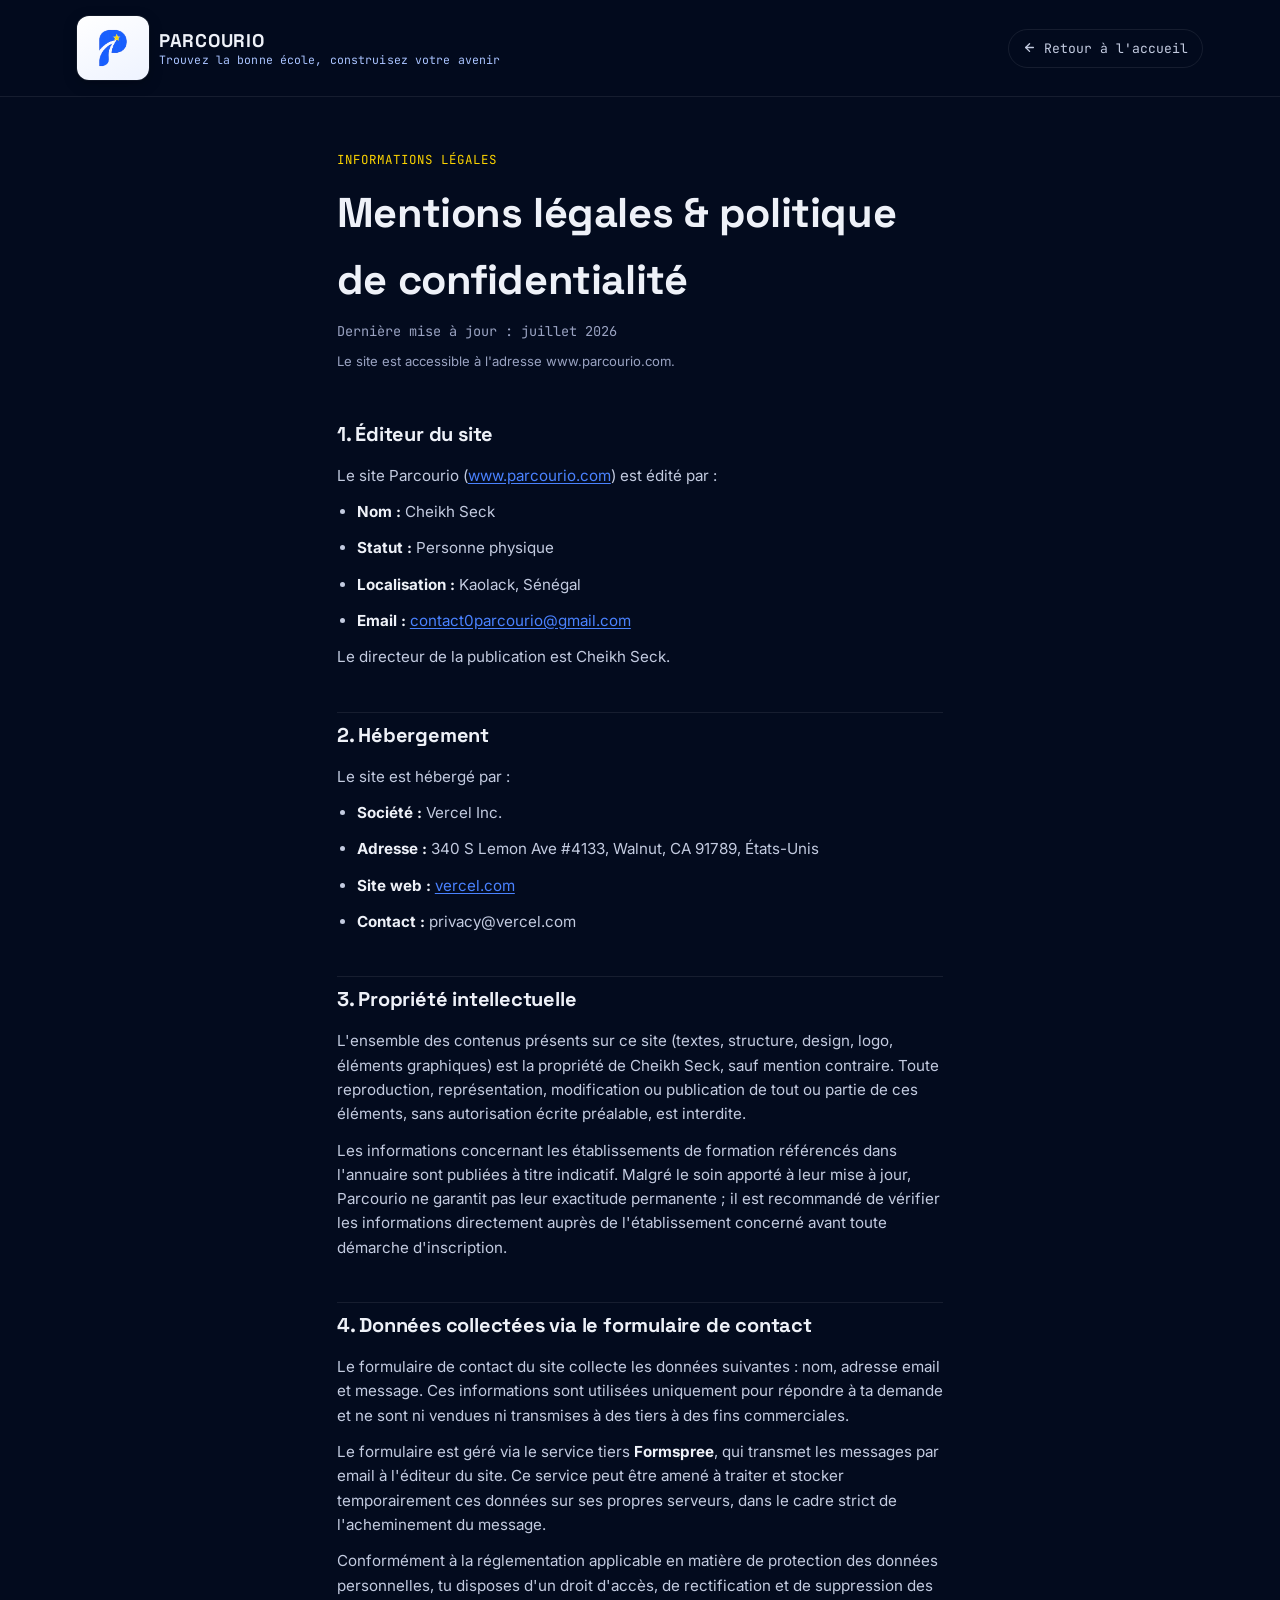
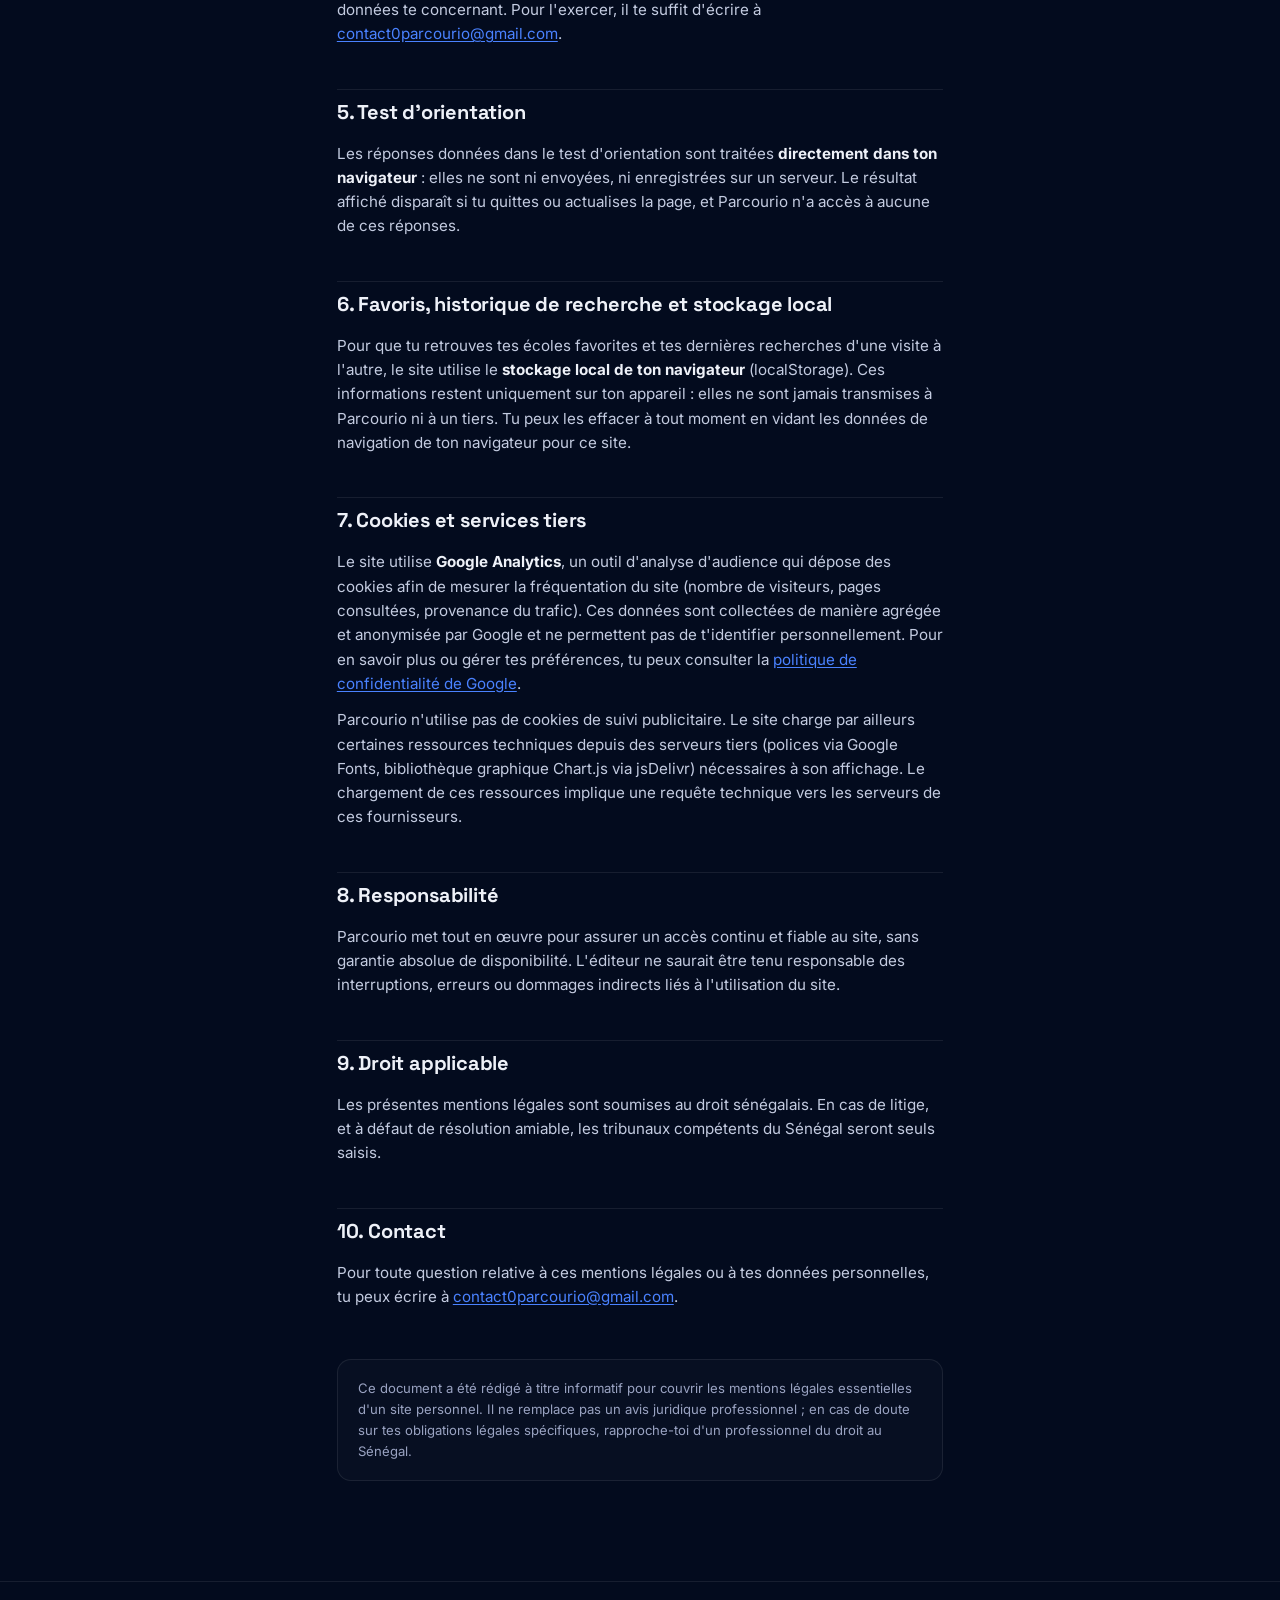
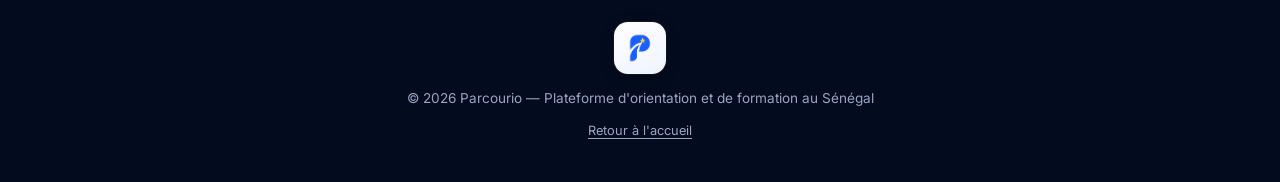
<file: mentions-legales.html>
<!DOCTYPE html>
<html lang="fr">
<head>
<meta charset="UTF-8" />
<meta name="viewport" content="width=device-width, initial-scale=1.0" />
<title>Mentions légales & confidentialité | Parcourio</title>
<meta name="description" content="Mentions légales, identité de l'éditeur, hébergement et politique de confidentialité du site Parcourio." />
<meta name="robots" content="noindex, follow" />

<!-- Google tag (gtag.js) -->
<script async src="https://www.googletagmanager.com/gtag/js?id=G-ZZZS6RJXGF"></script>
<script>
  window.dataLayer = window.dataLayer || [];
  function gtag(){dataLayer.push(arguments);}
  gtag('js', new Date());
  gtag('config', 'G-ZZZS6RJXGF');
</script>

<link rel="icon" href="favicon.ico" sizes="any" />
<link rel="icon" type="image/png" sizes="16x16" href="assets/img/favicon-16.png" />
<link rel="icon" type="image/png" sizes="32x32" href="assets/img/favicon-32.png" />
<link rel="icon" type="image/png" sizes="48x48" href="assets/img/favicon-48.png" />
<link rel="icon" type="image/png" sizes="96x96" href="assets/img/favicon-96.png" />
<link rel="icon" type="image/png" sizes="144x144" href="assets/img/favicon-144.png" />
<link rel="icon" type="image/png" sizes="512x512" href="assets/img/favicon-512.png" />
<link rel="apple-touch-icon" sizes="180x180" href="assets/img/apple-touch-icon.png" />
<link rel="manifest" href="manifest.json" />
<meta name="theme-color" content="#030B1E" />
<link rel="stylesheet" href="style.css" />
<link rel="preconnect" href="https://fonts.googleapis.com">
<link rel="preconnect" href="https://fonts.gstatic.com" crossorigin>
<link href="https://fonts.googleapis.com/css2?family=Space+Grotesk:wght@500;600;700&family=Inter:wght@400;500;600;700&family=JetBrains+Mono:wght@400;500&display=swap" rel="stylesheet">
</head>
<body>

<header class="header">
  <div class="logo-lockup">
    <a href="index.html" style="display:flex; align-items:center; gap:10px; text-decoration:none;">
      <span class="logo-badge"><img src="assets/img/logo-icon.png" alt="Parcourio" class="logo-mark" width="242" height="295" /></span>
      <span class="logo-text">
        <span class="logo-name">PARCOURIO</span>
        <span class="logo-slogan">Trouvez la bonne école, construisez votre avenir</span>
      </span>
    </a>
  </div>
  <div class="legal-header-simple">
    <a href="index.html" class="legal-back-link"><svg class="icon icon-arrow-left" viewBox="0 0 24 24" fill="none" stroke="currentColor" stroke-width="2.5" stroke-linecap="round" stroke-linejoin="round" aria-hidden="true" focusable="false"><path d="m12 19-7-7 7-7" /><path d="M19 12H5" /></svg> Retour à l'accueil</a>
  </div>
</header>

<main class="legal-page">
  <span class="eyebrow">Informations légales</span>
  <h1>Mentions légales & politique de confidentialité</h1>
  <p class="legal-updated">Dernière mise à jour : juillet 2026</p>
  <p style="color: var(--ink-500); font-size: 0.82rem; margin-bottom: 40px;">Le site est accessible à l'adresse www.parcourio.com.</p>

  <h2>1. Éditeur du site</h2>
  <p>
    Le site Parcourio (<a href="https://www.parcourio.com/">www.parcourio.com</a>) est édité par :
  </p>
  <ul>
    <li><strong>Nom :</strong> Cheikh Seck</li>
    <li><strong>Statut :</strong> Personne physique</li>
    <li><strong>Localisation :</strong> Kaolack, Sénégal</li>
    <li><strong>Email :</strong> <a href="mailto:contact0parcourio@gmail.com">contact0parcourio@gmail.com</a></li>
  </ul>
  <p>
    Le directeur de la publication est Cheikh Seck.
  </p>

  <h2>2. Hébergement</h2>
  <p>
    Le site est hébergé par :
  </p>
  <ul>
    <li><strong>Société :</strong> Vercel Inc.</li>
    <li><strong>Adresse :</strong> 340 S Lemon Ave #4133, Walnut, CA 91789, États-Unis</li>
    <li><strong>Site web :</strong> <a href="https://vercel.com" target="_blank" rel="noopener">vercel.com</a></li>
    <li><strong>Contact :</strong> privacy@vercel.com</li>
  </ul>

  <h2>3. Propriété intellectuelle</h2>
  <p>
    L'ensemble des contenus présents sur ce site (textes, structure, design, logo, éléments graphiques) est la propriété de Cheikh Seck, sauf mention contraire. Toute reproduction, représentation, modification ou publication de tout ou partie de ces éléments, sans autorisation écrite préalable, est interdite.
  </p>
  <p>
    Les informations concernant les établissements de formation référencés dans l'annuaire sont publiées à titre indicatif. Malgré le soin apporté à leur mise à jour, Parcourio ne garantit pas leur exactitude permanente ; il est recommandé de vérifier les informations directement auprès de l'établissement concerné avant toute démarche d'inscription.
  </p>

  <h2>4. Données collectées via le formulaire de contact</h2>
  <p>
    Le formulaire de contact du site collecte les données suivantes : nom, adresse email et message. Ces informations sont utilisées uniquement pour répondre à ta demande et ne sont ni vendues ni transmises à des tiers à des fins commerciales.
  </p>
  <p>
    Le formulaire est géré via le service tiers <strong>Formspree</strong>, qui transmet les messages par email à l'éditeur du site. Ce service peut être amené à traiter et stocker temporairement ces données sur ses propres serveurs, dans le cadre strict de l'acheminement du message.
  </p>
  <p>
    Conformément à la réglementation applicable en matière de protection des données personnelles, tu disposes d'un droit d'accès, de rectification et de suppression des données te concernant. Pour l'exercer, il te suffit d'écrire à <a href="mailto:contact0parcourio@gmail.com">contact0parcourio@gmail.com</a>.
  </p>

  <h2>5. Test d'orientation</h2>
  <p>
    Les réponses données dans le test d'orientation sont traitées <strong>directement dans ton navigateur</strong> : elles ne sont ni envoyées, ni enregistrées sur un serveur. Le résultat affiché disparaît si tu quittes ou actualises la page, et Parcourio n'a accès à aucune de ces réponses.
  </p>

  <h2>6. Favoris, historique de recherche et stockage local</h2>
  <p>
    Pour que tu retrouves tes écoles favorites et tes dernières recherches d'une visite à l'autre, le site utilise le <strong>stockage local de ton navigateur</strong> (localStorage). Ces informations restent uniquement sur ton appareil : elles ne sont jamais transmises à Parcourio ni à un tiers. Tu peux les effacer à tout moment en vidant les données de navigation de ton navigateur pour ce site.
  </p>

  <h2>7. Cookies et services tiers</h2>
  <p>
    Le site utilise <strong>Google Analytics</strong>, un outil d'analyse d'audience qui dépose des cookies afin de mesurer la fréquentation du site (nombre de visiteurs, pages consultées, provenance du trafic). Ces données sont collectées de manière agrégée et anonymisée par Google et ne permettent pas de t'identifier personnellement. Pour en savoir plus ou gérer tes préférences, tu peux consulter la <a href="https://policies.google.com/privacy" target="_blank" rel="noopener">politique de confidentialité de Google</a>.
  </p>
  <p>
    Parcourio n'utilise pas de cookies de suivi publicitaire. Le site charge par ailleurs certaines ressources techniques depuis des serveurs tiers (polices via Google Fonts, bibliothèque graphique Chart.js via jsDelivr) nécessaires à son affichage. Le chargement de ces ressources implique une requête technique vers les serveurs de ces fournisseurs.
  </p>

  <h2>8. Responsabilité</h2>
  <p>
    Parcourio met tout en œuvre pour assurer un accès continu et fiable au site, sans garantie absolue de disponibilité. L'éditeur ne saurait être tenu responsable des interruptions, erreurs ou dommages indirects liés à l'utilisation du site.
  </p>

  <h2>9. Droit applicable</h2>
  <p>
    Les présentes mentions légales sont soumises au droit sénégalais. En cas de litige, et à défaut de résolution amiable, les tribunaux compétents du Sénégal seront seuls saisis.
  </p>

  <h2>10. Contact</h2>
  <p>
    Pour toute question relative à ces mentions légales ou à tes données personnelles, tu peux écrire à <a href="mailto:contact0parcourio@gmail.com">contact0parcourio@gmail.com</a>.
  </p>

  <div class="legal-note">
    <p>Ce document a été rédigé à titre informatif pour couvrir les mentions légales essentielles d'un site personnel. Il ne remplace pas un avis juridique professionnel ; en cas de doute sur tes obligations légales spécifiques, rapproche-toi d'un professionnel du droit au Sénégal.</p>
  </div>
</main>

<button type="button" id="backToTop" class="back-to-top" aria-label="Retour en haut de la page"><svg class="icon icon-arrow-up" viewBox="0 0 24 24" fill="none" stroke="currentColor" stroke-width="2.5" stroke-linecap="round" stroke-linejoin="round" aria-hidden="true" focusable="false"><path d="m5 12 7-7 7 7" /><path d="M12 19V5" /></svg></button>

<footer class="footer">
  <span class="logo-badge footer-badge"><img src="assets/img/logo-icon.png" alt="Parcourio" class="footer-mark" width="242" height="295" /></span>
  <p>© 2026 Parcourio — Plateforme d'orientation et de formation au Sénégal</p>
  <p class="footer-links"><a href="index.html">Retour à l'accueil</a></p>
</footer>


<script>
  var backToTopBtn = document.getElementById('backToTop');
  if (backToTopBtn) {
    var toggleBackToTop = function () {
      backToTopBtn.classList.toggle('is-visible', window.scrollY > 500);
    };
    window.addEventListener('scroll', toggleBackToTop, { passive: true });
    toggleBackToTop();
    backToTopBtn.addEventListener('click', function () {
      window.scrollTo({ top: 0, behavior: 'smooth' });
    });
  }
  if ('serviceWorker' in navigator) {
    window.addEventListener('load', function () {
      navigator.serviceWorker.register('/sw.js').catch(function (err) {
        console.error("Échec de l'enregistrement du service worker", err);
      });
    });
  }
</script>
</body>
</html>
</file>
<file: style.css>
/* ==========================================================
   PARCOURIO — design system
   Navy #001142 · Bleu électrique #175EFF · Or #FDD400
   Display: Space Grotesk · Texte: Inter · Data/geo: JetBrains Mono
   ========================================================== */

:root {
  --navy-950: #030b1e;
  --navy-900: #001142;
  --navy-800: #071b3f;
  --navy-700: #0e254f;
  --blue-500: #175eff;
  --blue-400: #4a82ff;
  --blue-200: #a9c3ff;
  --gold-400: #fdd400;
  --gold-300: #ffe266;
  --teal-400: #2dd9b9;
  --violet-400: #a78bfa;
  --ink-100: #eef1f8;
  --ink-300: #c3cbe0;
  --ink-500: #9aa3c2;
  --line: rgba(255, 255, 255, 0.08);
  --radius: 14px;
  --font-display: 'Space Grotesk', 'Inter', sans-serif;
  --font-body: 'Inter', sans-serif;
  --font-mono: 'JetBrains Mono', monospace;
}

* {
  margin: 0;
  padding: 0;
  box-sizing: border-box;
}

html {
  scroll-behavior: smooth;
}

body {
  background: var(--navy-950);
  color: var(--ink-100);
  font-family: var(--font-body);
  line-height: 1.6;
  overflow-x: hidden;
}

h1, h2, h3, .logo-word {
  font-family: var(--font-display);
  letter-spacing: -0.01em;
}

a { color: inherit; }

/* ---------- Header ---------- */
.header {
  position: fixed;
  top: 0;
  width: 100%;
  padding: 16px 6%;
  display: flex;
  justify-content: space-between;
  align-items: center;
  background: rgba(3, 11, 30, 0.78);
  backdrop-filter: blur(14px);
  border-bottom: 1px solid var(--line);
  z-index: 200;
}

/* Empêche le header fixe (97px) de masquer le haut des sections vers
   lesquelles on défile programmatiquement (scrollIntoView). */
#test,
#formDynamique,
.quiz-progress,
#etapeDiplome,
#objectifDiplomeWrap,
.result-section {
  scroll-margin-top: 112px;
}

.logo-lockup {
  display: flex;
  align-items: center;
  gap: 12px;
}

.logo-badge {
  display: flex;
  align-items: center;
  justify-content: center;
  padding: 10px 18px;
  border-radius: 12px;
  background: linear-gradient(155deg, #ffffff 0%, #eef3ff 100%);
  box-shadow: 0 4px 14px rgba(0, 0, 0, 0.25), 0 0 0 1px rgba(255,255,255,0.06);
  flex-shrink: 0;
}

.logo-mark {
  height: 44px;
  width: auto;
  display: block;
}

.logo-word {
  font-size: 1.25rem;
  font-weight: 700;
  color: var(--ink-100);
  letter-spacing: 0.01em;
}

.logo-text {
  display: flex;
  flex-direction: column;
  gap: 2px;
  line-height: 1.15;
}

.logo-name {
  font-family: var(--font-display);
  font-size: 1.15rem;
  font-weight: 700;
  letter-spacing: 0.04em;
  color: var(--ink-100);
}

.beta-badge {
  display: inline-block;
  vertical-align: middle;
  margin-left: 8px;
  padding: 2px 8px;
  border-radius: 999px;
  background: var(--gold-400);
  color: var(--navy-950);
  font-family: var(--font-mono);
  font-size: 0.6rem;
  font-weight: 700;
  letter-spacing: 0.06em;
  text-transform: uppercase;
}

.logo-slogan {
  font-family: var(--font-mono);
  font-size: 0.72rem;
  color: var(--blue-200);
  letter-spacing: 0.01em;
}

@media (max-width: 720px) {
  .logo-slogan {
    display: none;
  }
}

@media (max-width: 600px) {
  .header {
    padding: 10px 5%;
  }

  .logo-badge {
    padding: 6px 12px;
    border-radius: 10px;
  }

  .logo-mark {
    height: 28px;
  }

  .logo-name {
    font-size: 1rem;
  }

  .beta-badge {
    margin-left: 6px;
    padding: 1px 6px;
    font-size: 0.55rem;
  }

  .logo-lockup {
    gap: 10px;
  }
}

.header nav {
  display: flex;
  align-items: center;
}

.header nav a {
  margin-left: 30px;
  text-decoration: none;
  color: var(--ink-300);
  font-weight: 500;
  font-size: 0.94rem;
  display: inline-flex;
  align-items: baseline;
  gap: 7px;
  padding-bottom: 4px;
  border-bottom: 2px solid transparent;
  transition: color 0.25s, border-color 0.25s;
}

.nav-index {
  font-family: var(--font-mono);
  font-size: 0.7rem;
  color: var(--blue-400);
}

.header nav a:hover {
  color: var(--ink-100);
  border-bottom-color: var(--blue-500);
}

.header nav a.is-active {
  color: var(--ink-100);
  font-weight: 700;
  border-bottom-color: var(--blue-500);
}

.nav-toggle {
  display: none;
  flex-direction: column;
  gap: 5px;
  background: none;
  border: none;
  cursor: pointer;
  padding: 6px;
}

.nav-toggle span {
  width: 22px;
  height: 2px;
  background: var(--ink-100);
  display: block;
}

/* ---------- Hero ---------- */
.hero {
  position: relative;
  min-height: 100vh;
  display: flex;
  align-items: center;
  justify-content: space-between;
  gap: 60px;
  padding: 140px 6% 60px;
  background:
    radial-gradient(ellipse 900px 500px at 82% 12%, rgba(23, 94, 255, 0.22), transparent 60%),
    radial-gradient(ellipse 700px 500px at 10% 90%, rgba(253, 212, 0, 0.08), transparent 60%),
    var(--navy-900);
  overflow: hidden;
}

.hero::before {
  /* subtle topographic contour texture */
  content: "";
  position: absolute;
  inset: 0;
  background-image:
    repeating-radial-gradient(circle at 85% 15%, transparent 0, transparent 38px, rgba(255,255,255,0.035) 39px, transparent 40px);
  pointer-events: none;
}

.hero-content {
  max-width: 680px;
  position: relative;
  z-index: 2;
}

.eyebrow {
  font-family: var(--font-mono);
  text-transform: uppercase;
  letter-spacing: 0.14em;
  font-size: 0.72rem;
  color: var(--gold-400);
  margin-bottom: 18px;
}

.hero h1 {
  font-size: clamp(2.4rem, 4.6vw, 3.6rem);
  line-height: 1.15;
  font-weight: 700;
  margin-bottom: 22px;
}

.hero h1 span {
  color: var(--blue-400);
  position: relative;
}

.hero-lede {
  color: var(--ink-300);
  max-width: 540px;
  margin-bottom: 38px;
  font-size: 1.05rem;
}

.hero-actions {
  display: flex;
  gap: 16px;
  flex-wrap: wrap;
  margin-bottom: 18px;
}

.hero-free-note {
  display: flex;
  align-items: center;
  gap: 8px;
  font-family: var(--font-mono);
  font-size: 0.8rem;
  color: var(--teal-400);
  margin-bottom: 34px;
}

.hero-free-dot {
  width: 7px;
  height: 7px;
  border-radius: 50%;
  background: var(--teal-400);
  box-shadow: 0 0 8px rgba(45, 217, 185, 0.6);
  flex-shrink: 0;
}

.hero-stats {
  display: flex;
  gap: 36px;
  flex-wrap: wrap;
}

.hero-stat {
  display: flex;
  flex-direction: column;
  gap: 2px;
}

.hero-stat b {
  font-family: var(--font-display);
  font-size: 1.6rem;
  color: var(--ink-100);
}

.hero-stat span {
  font-family: var(--font-mono);
  font-size: 0.72rem;
  color: var(--ink-500);
  text-transform: uppercase;
  letter-spacing: 0.06em;
}

.hero-compass {
  position: absolute;
  left: -34px;
  bottom: -34px;
  width: 148px;
  height: 148px;
  z-index: 3;
  border-radius: 28px;
  background: linear-gradient(155deg, rgba(255,255,255,0.09), rgba(255,255,255,0.02));
  border: 1px solid rgba(255,255,255,0.1);
  display: flex;
  align-items: center;
  justify-content: center;
  padding: 22px;
  backdrop-filter: blur(10px);
  box-shadow: 0 20px 40px rgba(3, 11, 30, 0.55);
}

.hero-compass::before,
.hero-compass::after {
  content: "";
  position: absolute;
  border-radius: 50%;
  border: 1px solid rgba(255,255,255,0.07);
  pointer-events: none;
}

.hero-compass::before {
  inset: -22px;
}

.hero-compass::after {
  inset: -44px;
  border-color: rgba(255,255,255,0.04);
}

.hero-compass img {
  width: 100%;
  height: 100%;
  object-fit: contain;
  filter: drop-shadow(0 10px 30px rgba(23, 94, 255, 0.45));
  animation: spin 60s linear infinite;
}

.hero-visual {
  position: relative;
  flex: 0 0 auto;
  width: 420px;
  max-width: 42vw;
  aspect-ratio: 4 / 5;
  z-index: 2;
  margin-right: 30px;
}

.hero-photo-frame {
  position: relative;
  width: 100%;
  height: 100%;
  border-radius: 28px;
  overflow: hidden;
  border: 1px solid rgba(255,255,255,0.1);
  box-shadow: 0 30px 70px rgba(3, 11, 30, 0.55), 0 0 0 1px rgba(255,255,255,0.03);
}

.hero-photo-frame img {
  width: 100%;
  height: 100%;
  object-fit: cover;
  filter: saturate(0.85) brightness(0.82) contrast(1.05);
  transform: scale(1.02);
}

.hero-photo-frame::after {
  content: "";
  position: absolute;
  inset: 0;
  background:
    linear-gradient(200deg, rgba(3, 11, 30, 0.05) 0%, rgba(0, 17, 66, 0.55) 65%, rgba(3, 11, 30, 0.85) 100%),
    linear-gradient(90deg, rgba(23, 94, 255, 0.18), transparent 45%);
  mix-blend-mode: normal;
}

@media (max-width: 1000px) {
  .hero {
    flex-direction: column-reverse;
    text-align: left;
    padding-top: 120px;
    gap: 40px;
  }
  .hero-visual {
    width: 100%;
    max-width: 380px;
    aspect-ratio: 16 / 10;
    margin-right: 0;
  }
}

@media (max-width: 560px) {
  .hero-visual {
    max-width: 100%;
    aspect-ratio: 4 / 3;
  }
}

.hero-pin {
  position: absolute;
  z-index: 2;
  font-family: var(--font-mono);
  font-size: 0.68rem;
  color: var(--ink-100);
  background: rgba(3, 11, 30, 0.75);
  border: 1px solid var(--line);
  padding: 5px 10px;
  border-radius: 999px;
  backdrop-filter: blur(6px);
  display: flex;
  align-items: center;
  gap: 6px;
  animation: float 7s ease-in-out infinite;
}

.hero-pin span {
  width: 6px;
  height: 6px;
  border-radius: 50%;
  background: var(--gold-400);
}

.hero-pin.p1 { top: 6%; left: 8%; animation-delay: 0s; }
.hero-pin.p2 { top: 20%; right: 10%; animation-delay: 2.3s; }
.hero-pin.p3 { top: 34%; left: 6%; animation-delay: 4.6s; }
.hero-pin.p4 { top: 48%; right: 8%; animation-delay: 1.2s; }
.hero-pin.p5 { top: 62%; left: 10%; animation-delay: 3.4s; }
.hero-pin.p6 { top: 76%; right: 12%; animation-delay: 5.5s; }

.hero-pin.p7.more {
  bottom: 6%;
  right: 8%;
  background: rgba(3, 11, 30, 0.55);
  border-style: dashed;
  color: var(--ink-300, #b8c0d4);
  font-style: italic;
}

.hero-pin.p7.more span {
  background: transparent;
  border: 1px solid var(--gold-400);
}

@media (max-width: 1000px) {
  .hero-pin {
    font-size: 0.62rem;
    padding: 4px 9px;
  }

  /* Sur mobile, le P déborde toujours dans le coin bas-gauche de la photo :
     on écarte juste les deux pins qui tombaient dans cette zone. */
  .hero-pin.p5 { top: 46%; left: 10%; }
  .hero-pin.p7.more { bottom: 6%; right: 6%; }
}

@media (max-width: 560px) {
  .hero-pin {
    font-size: 0.56rem;
    padding: 3px 8px;
    gap: 5px;
  }
  .hero-pin span {
    width: 5px;
    height: 5px;
  }
}

@keyframes spin {
  from { transform: rotate(0deg); }
  to { transform: rotate(360deg); }
}

@keyframes float {
  0%, 100% { transform: translateY(0); }
  50% { transform: translateY(-10px); }
}

@media (prefers-reduced-motion: reduce) {
  .hero-compass img { animation: none; }
  .hero-pin { animation: none; }
}

/* ---------- Result actions (partager, refaire le test) ---------- */
.result-actions {
  display: flex;
  justify-content: center;
  flex-wrap: wrap;
  gap: 14px;
  margin-top: 32px;
}

.result-actions .btn-secondary {
  cursor: pointer;
  font-family: inherit;
}

.result-share-status {
  text-align: center;
  color: var(--gold-400);
  font-size: 0.85rem;
  margin-top: 12px;
  min-height: 1em;
}

/* ---------- Buttons ---------- */
.btn-primary,
.btn-secondary {
  padding: 15px 28px;
  border-radius: 10px;
  text-decoration: none;
  font-weight: 600;
  font-size: 0.95rem;
  transition: 0.25s;
  display: inline-block;
}

.btn-primary {
  background: var(--blue-500);
  color: var(--ink-100);
  box-shadow: 0 8px 24px rgba(23, 94, 255, 0.35);
  display: inline-flex;
  align-items: center;
  gap: 10px;
}

.btn-primary::before {
  content: "";
  display: inline-block;
  width: 15px;
  height: 15px;
  flex: 0 0 auto;
  background-image: url("data:image/svg+xml,%3Csvg xmlns='http://www.w3.org/2000/svg' viewBox='0 0 24 24' fill='none'%3E%3Ccircle cx='12' cy='12' r='10' stroke='%23FDD400' stroke-width='1.6'/%3E%3Cpath d='M15 9l-4.5 2-2 4.5 4.5-2z' fill='%23FDD400'/%3E%3C/svg%3E");
  background-size: contain;
  background-repeat: no-repeat;
  transition: transform 0.35s ease;
}

.btn-primary:hover::before {
  transform: rotate(-25deg);
}

.btn-primary:hover {
  background: #0d4de0;
}

.btn-secondary {
  border: 1.5px solid rgba(255, 255, 255, 0.35);
  color: var(--ink-100);
  background: rgba(255, 255, 255, 0.06);
}

.btn-secondary[data-preselect-parcours="apprendre_metier"]:hover {
  border-color: rgba(255, 255, 255, 0.75);
  background: rgba(255, 255, 255, 0.1);
}

.btn-secondary:hover {
  border-color: var(--ink-100);
  background: rgba(255, 255, 255, 0.14);
  color: var(--ink-100);
  transform: translateY(-2px);
  box-shadow: 0 8px 20px rgba(0, 0, 0, 0.25);
}

.btn-secondary:active {
  transform: translateY(0) scale(0.98);
  background: rgba(255, 255, 255, 0.1);
}

/* ---------- Sections & waypoints ---------- */
.section {
  padding: 100px 6% 90px;
  position: relative;
  overflow: hidden;
}

.section::before {
  /* même texture topographique discrète que le hero, pour relier
     visuellement les étapes du parcours sans surcharger. */
  content: "";
  position: absolute;
  inset: 0;
  background-image:
    repeating-radial-gradient(circle at 92% 0%, transparent 0, transparent 38px, rgba(255,255,255,0.025) 39px, transparent 40px);
  pointer-events: none;
}

.section.alt {
  background: var(--navy-800);
}

.waypoint {
  display: flex;
  gap: 34px;
}

.waypoint-marker {
  flex: 0 0 auto;
  display: flex;
  flex-direction: column;
  align-items: center;
  padding-top: 6px;
}

.waypoint-num {
  width: 42px;
  height: 42px;
  border-radius: 50%;
  background: var(--navy-950);
  border: 2px solid var(--blue-500);
  color: var(--blue-200);
  font-family: var(--font-mono);
  font-size: 0.85rem;
  display: flex;
  align-items: center;
  justify-content: center;
  flex-shrink: 0;
  z-index: 2;
}

.destination .waypoint-num {
  border-color: var(--gold-400);
  color: var(--gold-400);
}

.waypoint-num .icon {
  width: 1.3em;
  height: 1.3em;
}

.waypoint-line {
  width: 2px;
  flex: 1;
  background: linear-gradient(var(--blue-500), transparent);
  margin-top: 8px;
}

.waypoint-line.short { display: none; }

.waypoint-body {
  flex: 1;
  min-width: 0;
}

@media (max-width: 760px) {
  .waypoint-marker { display: none; }
}

.section h2 {
  font-size: 2.2rem;
  font-weight: 700;
  margin-bottom: 14px;
}

.section-intro {
  color: var(--ink-500);
  max-width: 700px;
  margin-bottom: 46px;
}

.section-intro a {
  color: var(--blue-400);
  text-decoration: underline;
  text-underline-offset: 2px;
}

.section-intro a:hover {
  color: var(--blue-200);
}

/* ---------- Icônes (Lucide, en SVG inline) ---------- */
.icon {
  width: 1em;
  height: 1em;
  display: inline-block;
  flex-shrink: 0;
  vertical-align: -0.15em;
  color: currentColor;
}

.icon-inline {
  width: 0.85em;
  height: 0.85em;
  vertical-align: -0.1em;
  margin: 0 0.05em;
}

/* ---------- Cards ---------- */
.cards {
  display: grid;
  grid-template-columns: repeat(auto-fit, minmax(230px, 1fr));
  gap: 22px;
}

.card {
  background: var(--navy-800);
  border: 1px solid var(--line);
  padding: 26px 26px 22px;
  border-radius: 10px;
  position: relative;
  transition: transform 0.3s ease, border-color 0.3s, opacity 0.5s, box-shadow 0.3s;
  opacity: 0;
}

.section.alt .card {
  background: var(--navy-900);
}

.card.visible { opacity: 1; }

.card:hover {
  transform: translateY(-6px) rotate(-0.6deg);
  border-color: var(--gold-400);
  box-shadow: 0 16px 32px rgba(0, 0, 0, 0.35);
}

.card-stub-line {
  border: none;
  border-top: 1.5px dashed rgba(255, 255, 255, 0.14);
  margin: 16px 0;
}

.card-pin {
  font-size: 1.4rem;
  color: var(--blue-400);
  display: block;
  margin-bottom: 14px;
}

.card h3 {
  margin-bottom: 10px;
  color: var(--ink-100);
  font-size: 1.15rem;
  padding-right: 64px;
}

.card p {
  color: var(--ink-500);
  font-size: 0.95rem;
}

.ecole-card[data-domaine="technologie"] { border-style: solid; border-color: rgba(23, 94, 255, 0.5); }
.ecole-card[data-domaine="creatif"] { border-style: solid; border-color: rgba(253, 212, 0, 0.5); }
.ecole-card[data-domaine="social"] { border-style: solid; border-color: rgba(45, 217, 185, 0.5); }
.ecole-card[data-domaine="gestion"] { border-style: solid; border-color: rgba(167, 139, 250, 0.5); }

.ecole-card[data-domaine="technologie"]:hover { border-color: var(--blue-400); box-shadow: 0 16px 32px rgba(23, 94, 255, 0.18); }
.ecole-card[data-domaine="creatif"]:hover { border-color: var(--gold-400); box-shadow: 0 16px 32px rgba(253, 212, 0, 0.16); }
.ecole-card[data-domaine="social"]:hover { border-color: var(--teal-400); box-shadow: 0 16px 32px rgba(45, 217, 185, 0.16); }
.ecole-card[data-domaine="gestion"]:hover { border-color: var(--violet-400); box-shadow: 0 16px 32px rgba(167, 139, 250, 0.16); }

.directory-empty-local {
  grid-column: 1 / -1;
  max-width: 560px;
  margin: 20px auto 0;
  padding: 18px 20px;
  border: 1px dashed rgba(255, 255, 255, 0.22);
  border-radius: var(--radius);
  background: rgba(255, 255, 255, 0.03);
  color: var(--ink-300);
  font-size: 0.92rem;
  line-height: 1.6;
  text-align: center;
}

.directory-empty-local code {
  font-family: var(--font-mono);
  background: rgba(255, 255, 255, 0.08);
  padding: 2px 6px;
  border-radius: 5px;
  color: var(--gold-300);
}

/* ---------- Forms ---------- */
.test-form,
.test-avance-form,
.contact-form {
  max-width: 520px;
  display: flex;
  flex-direction: column;
  gap: 16px;
}

.test-form[hidden],
.test-avance-form[hidden],
.contact-form[hidden] {
  display: none;
}

/* ---------- Sélecteur des deux grands parcours ---------- */
.parcours-picker {
  display: grid;
  grid-template-columns: repeat(2, 1fr);
  gap: 20px;
  margin-top: 28px;
}

@media (max-width: 720px) {
  .parcours-picker { grid-template-columns: 1fr; }
}

.parcours-card {
  text-align: left;
  background: var(--navy-800);
  border: 1.5px solid var(--line);
  border-radius: var(--radius);
  padding: 32px 28px;
  cursor: pointer;
  position: relative;
  transition: transform 0.25s, border-color 0.25s, background 0.25s;
  color: inherit;
  font-family: inherit;
}

.parcours-card[data-parcours="apres_diplome"] { border-color: rgba(23, 94, 255, 0.5); }
.parcours-card[data-parcours="apprendre_metier"] { border-color: rgba(255, 255, 255, 0.4); }

.section.alt .parcours-card {
  background: var(--navy-900);
}

.parcours-card:hover {
  transform: translateY(-6px);
}

.parcours-card[data-parcours="apres_diplome"]:hover,
.parcours-card[data-parcours="apres_diplome"].is-active {
  border-color: var(--blue-500);
}

.parcours-card[data-parcours="apprendre_metier"]:hover,
.parcours-card[data-parcours="apprendre_metier"].is-active {
  border-color: rgba(255, 255, 255, 0.75);
}

.parcours-card.is-active {
  background: var(--navy-700, #1c2c4d);
}

.parcours-icon {
  display: block;
  font-size: 2.2rem;
  color: var(--gold-400);
  margin-bottom: 16px;
}

.parcours-card h3 {
  color: var(--ink-100);
  font-size: 1.25rem;
  margin-bottom: 10px;
  font-family: var(--font-display);
}

.parcours-card p {
  color: var(--ink-500);
  font-size: 0.92rem;
  line-height: 1.55;
}

.parcours-etape {
  margin-top: 28px;
  padding-top: 4px;
}

.parcours-retour {
  display: inline-flex;
  align-items: center;
  gap: 6px;
  border: none;
  background: none;
  color: var(--ink-500);
  font-size: 0.85rem;
  cursor: pointer;
  margin-bottom: 20px;
  padding: 0;
}

.parcours-retour:hover {
  color: var(--ink-100);
}

.parcours-etape h3 {
  color: var(--ink-100);
  font-size: 1.1rem;
  margin-bottom: 16px;
  font-family: var(--font-display);
}

.parcours-sous-bloc {
  margin-top: 28px;
}

.diplome-chips,
.objectif-chips {
  display: flex;
  flex-wrap: wrap;
  gap: 10px;
}

.diplome-chip,
.objectif-chip {
  padding: 12px 20px;
  border-radius: 999px;
  border: 1px solid rgba(255, 255, 255, 0.22);
  background: rgba(255, 255, 255, 0.06);
  color: var(--ink-100);
  font-family: var(--font-body);
  font-size: 0.9rem;
  font-weight: 500;
  cursor: pointer;
  transition: 0.2s;
  box-shadow: 0 1px 2px rgba(0, 0, 0, 0.15);
}

.diplome-chip:hover,
.objectif-chip:hover {
  border-color: var(--blue-400);
  background: rgba(74, 130, 255, 0.14);
  color: var(--ink-100);
}

.diplome-chip.is-active,
.objectif-chip.is-active {
  background: var(--blue-500);
  border-color: var(--blue-500);
  color: var(--ink-100);
  box-shadow: 0 2px 10px rgba(23, 94, 255, 0.45);
}

/* Formulaire dynamique : catégories, questions, échelles, rank */
.quiz-q .q-label {
  display: block;
  color: var(--ink-100);
  font-weight: 500;
  font-size: 0.95rem;
  margin-bottom: 10px;
}

.test-form label,
.test-avance-form label,
.contact-form label {
  display: flex;
  flex-direction: column;
  gap: 8px;
  font-size: 0.82rem;
  color: var(--ink-500);
  font-family: var(--font-mono);
  letter-spacing: 0.02em;
}

.test-form select,
.test-form input,
.test-avance-form select,
.test-avance-form input,
.contact-form input,
.contact-form textarea {
  width: 100%;
  padding: 13px 14px;
  border-radius: 10px;
  border: 1px solid var(--line);
  background: var(--navy-950);
  color: var(--ink-100);
  font-family: var(--font-body);
  font-size: 0.98rem;
  transition: border-color 0.2s, background 0.2s;
}

.test-form select:hover,
.test-form input:hover,
.test-avance-form select:hover,
.test-avance-form input:hover,
.contact-form input:hover,
.contact-form textarea:hover {
  border-color: rgba(255, 255, 255, 0.22);
}

.test-form select:focus,
.test-form input:focus,
.test-avance-form select:focus,
.test-avance-form input:focus,
.contact-form input:focus,
.contact-form textarea:focus {
  outline: 2px solid var(--blue-500);
  outline-offset: 1px;
  border-color: var(--blue-500);
}

.test-form button[type="submit"],
.test-avance-form button[type="submit"],
.contact-form button[type="submit"] {
  cursor: pointer;
  font-weight: 600;
  padding: 15px;
  border-radius: 10px;
  border: none;
  font-size: 1rem;
  background: var(--blue-500);
  color: var(--ink-100);
  transition: 0.25s;
  margin-top: 4px;
}

.test-form button[type="submit"]:hover,
.test-avance-form button[type="submit"]:hover,
.contact-form button[type="submit"]:hover {
  background: #0d4de0;
}

.contact-form textarea {
  min-height: 120px;
  resize: vertical;
}

.form-status {
  font-size: 0.88rem;
  margin-top: 4px;
  min-height: 1.2em;
}

.form-status.is-success,
.form-status.is-error {
  display: flex;
  align-items: flex-start;
  gap: 12px;
  margin-top: 14px;
  padding: 16px 18px;
  border-radius: 12px;
  animation: formStatusIn 0.35s ease;
}

.form-status-icon {
  flex-shrink: 0;
  width: 26px;
  height: 26px;
  border-radius: 50%;
  display: flex;
  align-items: center;
  justify-content: center;
  font-size: 0.85rem;
  font-weight: 700;
}

.form-status-text {
  display: flex;
  flex-direction: column;
  gap: 4px;
  line-height: 1.5;
}

.form-status.is-success {
  background: rgba(45, 217, 185, 0.08);
  border: 1px solid rgba(45, 217, 185, 0.3);
  color: var(--ink-300);
}

.form-status.is-success .form-status-icon {
  background: var(--teal-400);
  color: var(--navy-950);
}

.form-status.is-success strong {
  color: var(--teal-400);
  font-family: var(--font-display);
  font-size: 1rem;
}

.form-status.is-error {
  background: rgba(255, 128, 128, 0.08);
  border: 1px solid rgba(255, 128, 128, 0.3);
  color: var(--ink-300);
}

.form-status.is-error .form-status-icon {
  background: #ff8080;
  color: var(--navy-950);
}

.form-status.is-error strong {
  color: #ff8080;
  font-family: var(--font-display);
  font-size: 1rem;
}

/* ---------- Contact : formulaire + panneau d'infos ---------- */
.contact-layout {
  display: grid;
  grid-template-columns: minmax(0, 520px) minmax(240px, 320px);
  gap: 32px;
  align-items: start;
}

@media (max-width: 860px) {
  .contact-layout {
    grid-template-columns: 1fr;
    max-width: 520px;
  }
}

.contact-panel {
  position: relative;
  overflow: hidden;
  background: linear-gradient(165deg, var(--navy-700, #0e254f) 0%, var(--navy-800) 100%);
  border: 1px solid var(--line);
  border-radius: var(--radius);
  padding: 28px 26px;
  margin-top: 2px;
}

.contact-panel-compass {
  position: absolute;
  top: -22px;
  right: -22px;
  width: 96px;
  height: 96px;
  color: rgba(255, 255, 255, 0.06);
}

.contact-panel-compass .icon {
  width: 100%;
  height: 100%;
}

.contact-panel-eyebrow {
  font-family: var(--font-mono);
  text-transform: uppercase;
  letter-spacing: 0.12em;
  font-size: 0.7rem;
  color: var(--gold-400);
  margin-bottom: 16px;
  position: relative;
}

.contact-panel-list {
  list-style: none;
  display: flex;
  flex-direction: column;
  gap: 14px;
  margin-bottom: 24px;
  position: relative;
}

.contact-panel-list li {
  display: flex;
  align-items: flex-start;
  gap: 10px;
  color: var(--ink-300);
  font-size: 0.9rem;
  line-height: 1.4;
}

.contact-panel-list li .icon {
  flex-shrink: 0;
  width: 1.1em;
  height: 1.1em;
  margin-top: 0.15em;
  color: var(--teal-400);
}

.contact-panel-email {
  display: flex;
  align-items: center;
  gap: 9px;
  color: var(--ink-100);
  text-decoration: none;
  font-family: var(--font-mono);
  font-size: 0.78rem;
  padding: 12px 16px;
  border-radius: 10px;
  border: 1px solid var(--line);
  background: rgba(255, 255, 255, 0.04);
  transition: 0.2s;
  position: relative;
  overflow-wrap: anywhere;
  line-height: 1.4;
}

.contact-panel-email:hover {
  border-color: var(--blue-400);
  background: rgba(74, 130, 255, 0.12);
  color: var(--ink-100);
}

.contact-panel-email .icon {
  flex-shrink: 0;
  color: var(--blue-400);
}

.form-status.is-error a {
  color: #ff8080;
  text-decoration: underline;
}

@keyframes formStatusIn {
  from { opacity: 0; transform: translateY(-6px); }
  to { opacity: 1; transform: translateY(0); }
}

/* ---------- Quiz questions (scoring) ---------- */
.quiz-progress {
  position: sticky;
  top: 97px;
  z-index: 20;
  display: flex;
  align-items: center;
  gap: 14px;
  max-width: 520px;
  margin: 0 0 30px;
  padding: 12px 16px;
  border-radius: var(--radius);
  background: rgba(6, 16, 41, 0.92);
  backdrop-filter: blur(10px);
  border: 1px solid var(--line);
}

.quiz-progress-retour {
  flex: 0 0 auto;
  background: transparent;
  border: 1px solid var(--line);
  color: var(--ink-300);
  border-radius: 999px;
  padding: 7px 14px;
  font-size: 0.78rem;
  cursor: pointer;
  transition: 0.2s;
  white-space: nowrap;
}

.quiz-progress-retour:hover {
  border-color: var(--blue-400);
  color: var(--ink-100);
}

.quiz-progress-track {
  flex: 1;
  height: 20px;
  position: relative;
  display: flex;
  align-items: center;
}

.quiz-progress-track::before {
  content: "";
  position: absolute;
  left: 0;
  right: 22px;
  top: 50%;
  height: 3px;
  transform: translateY(-50%);
  background: var(--navy-950);
  border-radius: 999px;
}

.quiz-progress-fill {
  position: absolute;
  left: 0;
  top: 50%;
  height: 3px;
  width: 0%;
  max-width: calc(100% - 22px);
  transform: translateY(-50%);
  background: var(--gold-400);
  border-radius: 999px;
  transition: width 0.25s ease;
}

.quiz-progress-marker {
  position: absolute;
  top: 50%;
  left: 0%;
  width: 14px;
  height: 14px;
  transform: translate(-50%, -50%);
  border-radius: 50%;
  background: var(--gold-400);
  box-shadow: 0 0 0 4px rgba(253, 212, 0, 0.22);
  transition: left 0.25s ease;
}

.quiz-progress-flag {
  position: absolute;
  right: 0;
  top: 50%;
  transform: translateY(-50%);
  font-size: 0.95rem;
  line-height: 1;
}

.quiz-progress-label {
  flex: 0 0 auto;
  font-family: var(--font-mono);
  font-size: 0.75rem;
  color: var(--ink-500);
  white-space: nowrap;
}

@media (max-width: 560px) {
  .quiz-progress {
    flex-wrap: wrap;
  }
  .quiz-progress-track {
    order: 3;
    flex: 1 0 100%;
  }
}

.quiz-q {
  display: flex;
  flex-direction: column;
  gap: 14px;
  margin-bottom: 22px;
  padding: 22px 22px 24px;
  border-radius: var(--radius);
  background: var(--navy-900);
  border: 1px solid var(--line);
  counter-increment: quiz-question;
  position: relative;
}

.section.alt .quiz-q {
  background: var(--navy-950);
}

.test-form,
.test-avance-form {
  counter-reset: quiz-question;
}

.quiz-q > span.q-label {
  display: flex;
  align-items: baseline;
  gap: 10px;
  font-size: 1rem;
  font-family: var(--font-display);
  font-weight: 600;
  color: var(--ink-100);
  letter-spacing: 0;
}

.quiz-q > span.q-label::before {
  content: "Q" counter(quiz-question);
  flex-shrink: 0;
  font-family: var(--font-mono);
  font-size: 0.72rem;
  font-weight: 500;
  letter-spacing: 0.04em;
  color: var(--navy-950);
  background: var(--gold-400);
  padding: 4px 9px;
  border-radius: 999px;
}

.quiz-options {
  display: grid;
  grid-template-columns: 1fr 1fr;
  gap: 10px;
}

@media (max-width: 560px) {
  .quiz-options {
    grid-template-columns: 1fr;
  }
}

.quiz-option {
  position: relative;
  display: flex;
  align-items: center;
  gap: 12px;
  padding: 13px 14px;
  border-radius: 10px;
  border: 1px solid var(--line);
  background: var(--navy-950);
  color: var(--ink-300);
  font-size: 0.9rem;
  cursor: pointer;
  transition: 0.2s;
}

.section.alt .quiz-option {
  background: var(--navy-900);
}

.quiz-option input {
  position: absolute;
  opacity: 0;
  width: 0;
  height: 0;
}

/* visible radio indicator, so the checked state doesn't rely on colour alone */
.quiz-option::before {
  content: "";
  flex-shrink: 0;
  width: 18px;
  height: 18px;
  border-radius: 50%;
  border: 2px solid var(--ink-500);
  background: transparent;
  transition: 0.2s;
}

.quiz-option::after {
  content: "";
  position: absolute;
  left: 27px;
  width: 8px;
  height: 8px;
  border-radius: 50%;
  background: var(--navy-950);
  transform: scale(0);
  transition: transform 0.15s;
}

.quiz-option:hover {
  border-color: var(--blue-400);
}

.quiz-option:hover::before {
  border-color: var(--blue-400);
}

.quiz-option:has(input:checked) {
  border-color: var(--blue-500);
  background: rgba(23, 94, 255, 0.14);
  color: var(--ink-100);
  font-weight: 500;
}

.quiz-option:has(input:checked)::before {
  border-color: var(--blue-500);
  background: var(--blue-500);
}

.quiz-option:has(input:checked)::after {
  background: var(--ink-100);
  transform: scale(1);
}

.quiz-option:has(input:focus-visible) {
  outline: 2px solid var(--gold-400);
  outline-offset: 2px;
}

/* ---------- Catégories de questions (test avancé) ---------- */
.quiz-categorie {
  margin: 8px 0 -4px;
  font-family: var(--font-mono);
  font-size: 0.76rem;
  letter-spacing: 0.06em;
  text-transform: uppercase;
  color: var(--blue-200);
  border-bottom: 1px solid var(--line);
  padding-bottom: 8px;
}

.quiz-categorie:first-child {
  margin-top: 0;
}

.meta-field {
  display: flex;
  flex-direction: column;
  gap: 8px;
  margin-bottom: 18px;
  font-size: 0.82rem;
  font-weight: 500;
  color: var(--ink-500);
  font-family: var(--font-mono);
  letter-spacing: 0.02em;
}

.meta-field select,
.meta-field input {
  width: 100%;
  padding: 13px 14px;
  border-radius: 10px;
  border: 1px solid var(--line);
  background: var(--navy-950);
  color: var(--ink-100);
  font-family: var(--font-body);
  font-size: 0.98rem;
}

.meta-field select:focus,
.meta-field input:focus {
  outline: 2px solid var(--blue-500);
  outline-offset: 1px;
}

.quiz-aide {
  margin: -8px 0 0;
  font-size: 0.8rem;
  color: var(--ink-500);
}

.quiz-compteur {
  font-family: var(--font-mono);
  font-size: 0.72rem;
  color: var(--blue-200);
  align-self: flex-end;
}

/* Cases à cocher (questions "multi") : indicateur carré plutôt que rond */
.quiz-option--checkbox::before {
  border-radius: 5px;
}

.quiz-option--checkbox::after {
  border-radius: 2px;
  width: 8px;
  height: 8px;
}

.quiz-option:has(input:disabled:not(:checked)) {
  opacity: 0.4;
  cursor: not-allowed;
}

/* ---------- Échelles de préférence (curseurs) ---------- */
.quiz-scale {
  display: flex;
  align-items: center;
  gap: 14px;
}

.quiz-scale-pole {
  font-size: 0.78rem;
  color: var(--ink-500);
  max-width: 110px;
  line-height: 1.3;
}

.quiz-scale-track {
  flex: 1;
  display: flex;
  justify-content: space-between;
  align-items: center;
  gap: 8px;
  padding: 0 6px;
}

.quiz-scale-point {
  position: relative;
  cursor: pointer;
  display: flex;
}

.quiz-scale-point input {
  position: absolute;
  opacity: 0;
  width: 0;
  height: 0;
}

.quiz-scale-point span {
  width: 22px;
  height: 22px;
  border-radius: 50%;
  border: 2px solid var(--ink-500);
  background: var(--navy-950);
  display: block;
  transition: 0.2s;
}

.quiz-scale-point:hover span {
  border-color: var(--blue-400);
}

.quiz-scale-point input:checked + span {
  border-color: var(--blue-500);
  background: var(--blue-500);
  transform: scale(1.15);
}

.quiz-scale-point input:focus-visible + span {
  outline: 2px solid var(--gold-400);
  outline-offset: 2px;
}

@media (max-width: 560px) {
  .quiz-scale {
    flex-direction: column;
    align-items: stretch;
    gap: 10px;
  }
  .quiz-scale-pole {
    max-width: none;
  }
}

/* ---------- Classement (questions "rank") ---------- */
.quiz-rank {
  display: flex;
  flex-direction: column;
  gap: 10px;
}

.quiz-rank-row {
  display: flex;
  align-items: center;
  gap: 12px;
}

.quiz-rank-num {
  flex-shrink: 0;
  width: 74px;
  font-size: 0.8rem;
  color: var(--ink-500);
}

.quiz-rank-select {
  flex: 1;
  padding: 11px 12px;
  border-radius: 10px;
  border: 1px solid var(--line);
  background: var(--navy-950);
  color: var(--ink-100);
  font-family: var(--font-body);
  font-size: 0.92rem;
}

/* ---------- Result section (injected by JS) ---------- */
.result-section canvas {
  max-width: 420px;
  margin-top: 30px;
}

.result-section .note {
  color: var(--ink-500);
  font-size: 0.85rem;
  margin-top: 14px;
}

.result-profile-card {
  border-width: 1px;
  border-style: solid;
  position: relative;
  overflow: hidden;
}

.result-profile-card::before {
  content: "";
  position: absolute;
  inset: 0 0 auto 0;
  height: 4px;
  background: var(--profile-color, var(--blue-500));
}

.result-profile-icon {
  font-size: 1.8rem;
  display: inline-flex;
  align-items: center;
  justify-content: center;
  width: 52px;
  height: 52px;
  border-radius: 14px;
  background: color-mix(in srgb, var(--profile-color, var(--blue-500)) 18%, transparent);
  margin-bottom: 16px;
}

.result-profile-card h3 {
  color: var(--profile-color, var(--ink-100));
}

.result-section.result-technologie .waypoint-num,
.result-section.result-technologie .waypoint-line { border-color: var(--blue-500); color: var(--blue-200); }
.result-section.result-creatif .waypoint-num { border-color: var(--gold-400); color: var(--gold-400); }
.result-section.result-social .waypoint-num { border-color: var(--teal-400); color: var(--teal-400); }
.result-section.result-gestion .waypoint-num { border-color: var(--violet-400); color: var(--violet-400); }

/* ---------- Écoles directory ---------- */
.visually-hidden {
  position: absolute !important;
  width: 1px !important;
  height: 1px !important;
  padding: 0 !important;
  margin: -1px !important;
  overflow: hidden !important;
  clip: rect(0 0 0 0) !important;
  white-space: nowrap !important;
  border: 0 !important;
}

.directory-controls {
  display: flex;
  gap: 14px;
  flex-wrap: wrap;
  margin-bottom: 18px;
}

.directory-search {
  flex: 1 1 280px;
  padding: 13px 16px;
  border-radius: 10px;
  border: 1px solid var(--line);
  background: var(--navy-950);
  color: var(--ink-100);
  font-family: var(--font-body);
  font-size: 0.95rem;
}

.section.alt .directory-search {
  background: var(--navy-900);
}

.section.alt .directory-select-wrap select {
  background-color: var(--navy-900);
}

.directory-search:focus,
.directory-select-wrap select:focus {
  outline: 2px solid var(--blue-500);
  outline-offset: 1px;
}

.directory-select-wrap {
  position: relative;
}

.directory-select-wrap select {
  padding: 13px 38px 13px 16px;
  border-radius: 10px;
  border: 1.5px solid rgba(23, 94, 255, 0.4);
  background-color: var(--navy-950);
  background-image: url("data:image/svg+xml,%3Csvg xmlns='http://www.w3.org/2000/svg' viewBox='0 0 24 24' fill='none' stroke='%234A82FF' stroke-width='2.2' stroke-linecap='round' stroke-linejoin='round'%3E%3Cpath d='M20 10c0 4.993-5.539 10.193-7.399 11.799a1 1 0 0 1-1.202 0C9.539 20.193 4 14.993 4 10a8 8 0 0 1 16 0'/%3E%3Ccircle cx='12' cy='10' r='3'/%3E%3C/svg%3E");
  background-repeat: no-repeat;
  background-position: right 14px center;
  background-size: 15px;
  appearance: none;
  color: var(--ink-100);
  font-family: var(--font-body);
  font-size: 0.95rem;
  min-width: 180px;
}

.directory-domaines {
  display: flex;
  gap: 10px;
  flex-wrap: wrap;
  margin-bottom: 30px;
}

.domaine-chip {
  display: inline-flex;
  align-items: center;
  gap: 7px;
  padding: 9px 16px;
  border-radius: 999px;
  border: 1px solid var(--line);
  background: transparent;
  color: var(--ink-300);
  font-size: 0.85rem;
  font-weight: 500;
  cursor: pointer;
  transition: 0.2s;
}

.domaine-chip:hover {
  border-color: var(--blue-400);
  color: var(--ink-100);
}

.domaine-chip.is-active {
  background: var(--blue-500);
  border-color: var(--blue-500);
  color: var(--ink-100);
}

.domaine-chip[data-domaine="technologie"] { border-color: rgba(23, 94, 255, 0.5); color: var(--blue-200); }
.domaine-chip[data-domaine="technologie"].is-active { background: var(--blue-500); border-color: var(--blue-500); color: var(--ink-100); }

.domaine-chip[data-domaine="creatif"] { border-color: rgba(253, 212, 0, 0.5); color: var(--gold-300); }
.domaine-chip[data-domaine="creatif"].is-active { background: var(--gold-400); border-color: var(--gold-400); color: var(--navy-950); }

.domaine-chip[data-domaine="social"] { border-color: rgba(45, 217, 185, 0.5); color: var(--teal-400); }
.domaine-chip[data-domaine="social"].is-active { background: var(--teal-400); border-color: var(--teal-400); color: var(--navy-950); }

.domaine-chip[data-domaine="gestion"] { border-color: rgba(167, 139, 250, 0.5); color: var(--violet-400); }
.domaine-chip[data-domaine="gestion"].is-active { background: var(--violet-400); border-color: var(--violet-400); color: var(--navy-950); }

.directory-types {
  margin-bottom: 6px;
}

.type-chip {
  display: inline-flex;
  align-items: center;
  gap: 7px;
  padding: 9px 16px;
  border-radius: 999px;
  border: 1px solid var(--line);
  background: transparent;
  color: var(--ink-300);
  font-size: 0.85rem;
  font-weight: 500;
  cursor: pointer;
  transition: 0.2s;
}

.type-chip:hover {
  border-color: var(--blue-400);
  color: var(--ink-100);
}

.type-chip.is-active {
  background: var(--blue-500);
  border-color: var(--blue-500);
  color: var(--ink-100);
}



.directory-niveaux {
  margin-top: -4px;
}

.niveau-chip {
  padding: 7px 14px;
  border-radius: 999px;
  border: 1px dashed var(--line);
  background: transparent;
  color: var(--ink-500);
  font-size: 0.78rem;
  font-weight: 500;
  cursor: pointer;
  transition: 0.2s;
}

.niveau-chip:hover {
  border-color: var(--gold-400);
  color: var(--ink-100);
}

.niveau-chip.is-active {
  background: var(--navy-700, #1c2c4d);
  border: 1px solid var(--gold-400);
  color: var(--gold-400);
}

.directory-count {
  font-family: var(--font-mono);
  font-size: 0.8rem;
  color: var(--ink-500);
  margin-bottom: 12px;
}

.directory-masquer {
  display: inline-flex;
  align-items: center;
  gap: 6px;
  padding: 8px 16px;
  font-size: 0.82rem;
  border-radius: 8px;
  cursor: pointer;
  font-family: inherit;
  margin-bottom: 20px;
}

.directory-masquer::before {
  content: "▼";
  font-size: 0.65rem;
}

.directory-masquer.is-masquer::before {
  content: "▲";
}

.favoris-toggle {
  display: inline-flex;
  align-items: center;
  gap: 8px;
  padding: 13px 18px;
  border-radius: 10px;
  border: 1px solid var(--line);
  background: var(--navy-950);
  color: var(--ink-300);
  font-family: var(--font-body);
  font-size: 0.9rem;
  font-weight: 500;
  cursor: pointer;
  transition: 0.2s;
  white-space: nowrap;
}

.section.alt .favoris-toggle {
  background: var(--navy-900);
}

.favoris-toggle:hover {
  border-color: var(--gold-400);
  color: var(--ink-100);
}

.favoris-toggle-icon {
  font-size: 1.05rem;
  color: var(--gold-400);
}

.favoris-toggle[aria-pressed="true"] {
  background: var(--gold-400);
  border-color: var(--gold-400);
  color: var(--navy-950);
  font-weight: 600;
}

.favoris-toggle[aria-pressed="true"] .favoris-toggle-icon {
  color: var(--navy-950);
}

.favoris-toggle-count {
  font-family: var(--font-mono);
  font-size: 0.75rem;
  background: rgba(255,255,255,0.12);
  padding: 1px 7px;
  border-radius: 999px;
}

.favoris-toggle[aria-pressed="true"] .favoris-toggle-count {
  background: rgba(3,11,30,0.18);
}

.directory-recherches {
  display: flex;
  align-items: center;
  flex-wrap: wrap;
  gap: 8px;
  margin-bottom: 18px;
  font-size: 0.82rem;
  color: var(--ink-500);
}

.directory-recherches[hidden] {
  display: none;
}

.directory-recherches-label {
  font-family: var(--font-mono);
}

.directory-recherches-chips {
  display: inline-flex;
  flex-wrap: wrap;
  gap: 6px;
}

.recherche-chip {
  padding: 5px 12px;
  border-radius: 999px;
  border: 1px solid var(--line);
  background: transparent;
  color: var(--ink-300);
  font-size: 0.78rem;
  cursor: pointer;
  transition: 0.2s;
}

.recherche-chip:hover {
  border-color: var(--blue-400);
  color: var(--ink-100);
}

.directory-recherches-clear {
  margin-left: auto;
  border: none;
  background: none;
  color: var(--ink-500);
  font-size: 0.78rem;
  text-decoration: underline;
  cursor: pointer;
}

.directory-recherches-clear:hover {
  color: var(--ink-100);
}

.ecole-card {
  position: relative;
  display: flex;
  flex-direction: column;
  gap: 10px;
  cursor: pointer;
}

.ecole-card-favori {
  position: absolute;
  top: 16px;
  right: 16px;
  width: 32px;
  height: 32px;
  display: flex;
  align-items: center;
  justify-content: center;
  border-radius: 999px;
  border: 1px solid var(--line);
  background: var(--navy-950);
  color: var(--ink-500);
  font-size: 1rem;
  cursor: pointer;
  transition: 0.2s;
  z-index: 2;
}

.ecole-card-favori:hover {
  border-color: var(--gold-400);
  color: var(--gold-400);
}

.ecole-card-favori.is-favori {
  background: var(--gold-400);
  border-color: var(--gold-400);
  color: var(--navy-950);
}

.ecole-modal-favori {
  display: inline-flex;
  align-items: center;
  gap: 8px;
  padding: 11px 18px;
  border-radius: 10px;
  border: 1px solid var(--line);
  background: transparent;
  color: var(--ink-300);
  font-family: var(--font-body);
  font-size: 0.9rem;
  font-weight: 500;
  cursor: pointer;
  transition: 0.2s;
}

.ecole-modal-favori:hover {
  border-color: var(--gold-400);
  color: var(--ink-100);
}

.ecole-modal-favori.is-favori {
  background: var(--gold-400);
  border-color: var(--gold-400);
  color: var(--navy-950);
}

.ecole-directory {
  grid-template-columns: repeat(auto-fit, minmax(260px, 1fr));
}

.ecole-card-compare {
  position: absolute;
  top: 16px;
  right: 56px;
  width: 32px;
  height: 32px;
  display: flex;
  align-items: center;
  justify-content: center;
  border-radius: 999px;
  border: 1px solid var(--line);
  background: var(--navy-950);
  color: var(--ink-500);
  font-size: 0.95rem;
  cursor: pointer;
  transition: 0.2s;
  z-index: 2;
}

.ecole-card-compare:hover {
  border-color: var(--blue-400);
  color: var(--ink-100);
}

.ecole-card-compare.is-selected {
  background: var(--blue-500);
  border-color: var(--blue-500);
  color: var(--ink-100);
}

.comparateur-bar {
  position: fixed;
  left: 50%;
  bottom: 22px;
  transform: translateX(-50%);
  z-index: 60;
  display: flex;
  align-items: center;
  gap: 18px;
  padding: 14px 22px;
  border-radius: 999px;
  background: var(--navy-800);
  border: 1px solid var(--gold-400);
  box-shadow: 0 12px 30px rgba(0,0,0,0.4);
  max-width: calc(100vw - 32px);
}

.comparateur-bar[hidden] {
  display: none;
}

.comparateur-bar-label {
  font-size: 0.85rem;
  color: var(--ink-100);
  white-space: nowrap;
}

.comparateur-bar-actions {
  display: flex;
  gap: 10px;
}

.comparateur-bar-voir {
  padding: 9px 18px;
  border-radius: 999px;
  border: none;
  background: var(--gold-400);
  color: var(--navy-950);
  font-weight: 600;
  font-size: 0.85rem;
  cursor: pointer;
  transition: 0.2s;
}

.comparateur-bar-voir:disabled {
  opacity: 0.5;
  cursor: not-allowed;
}

.comparateur-bar-voir:not(:disabled):hover {
  background: var(--gold-300);
}

.comparateur-bar-vider {
  padding: 9px 16px;
  border-radius: 999px;
  border: 1px solid var(--line);
  background: transparent;
  color: var(--ink-300);
  font-size: 0.85rem;
  cursor: pointer;
}

.comparateur-bar-vider:hover {
  color: var(--ink-100);
  border-color: var(--ink-300);
}

.comparateur-modal {
  position: fixed;
  inset: 0;
  z-index: 210;
  display: none;
  align-items: flex-start;
  justify-content: center;
  padding: 40px 16px;
  overflow-y: auto;
}

.comparateur-modal.is-open {
  display: flex;
}

.comparateur-modal-backdrop {
  position: fixed;
  inset: 0;
  background: rgba(3, 11, 30, 0.82);
}

.comparateur-modal-panel {
  position: relative;
  z-index: 1;
  width: 100%;
  max-width: 1100px;
  background: var(--navy-900);
  border: 1px solid var(--line);
  border-radius: var(--radius);
  padding: 32px;
  margin-top: 20px;
}

#comparateurModalContent h3 {
  padding-right: 50px;
}

.comparateur-table-wrap {
  overflow-x: auto;
  margin-top: 18px;
}

.comparateur-table {
  width: 100%;
  border-collapse: collapse;
  min-width: 560px;
}

.comparateur-table th,
.comparateur-table td {
  text-align: left;
  padding: 12px 14px;
  border-bottom: 1px solid var(--line);
  vertical-align: top;
  font-size: 0.85rem;
  color: var(--ink-300);
}

.comparateur-table thead th {
  color: var(--ink-100);
  font-family: var(--font-display);
  font-size: 0.95rem;
  position: sticky;
  top: 0;
  background: var(--navy-900);
}

.comparateur-table th:first-child,
.comparateur-table td:first-child {
  color: var(--ink-500);
  font-family: var(--font-mono);
  font-size: 0.75rem;
  text-transform: uppercase;
  letter-spacing: 0.04em;
  white-space: nowrap;
}

.comparateur-table td.comparateur-ecole-nom {
  color: var(--ink-100);
  font-weight: 600;
  font-size: 0.9rem;
}

.comparateur-table .comparateur-retirer {
  display: block;
  margin-top: 6px;
  font-size: 0.72rem;
  color: var(--ink-500);
  background: none;
  border: none;
  cursor: pointer;
  text-decoration: underline;
}

.comparateur-table .comparateur-retirer:hover {
  color: var(--ink-100);
}

.comparateur-empty {
  margin-top: 18px;
  color: var(--ink-500);
  font-size: 0.9rem;
}

.ecoles-reco-liste {
  display: flex;
  flex-direction: column;
  gap: 16px;
  margin-top: 6px;
}

.ecole-reco-item {
  padding: 12px 0;
  border-bottom: 1px solid var(--line);
}

.ecole-reco-item:last-child {
  border-bottom: none;
  padding-bottom: 0;
}

.ecole-reco-entete {
  display: flex;
  align-items: baseline;
  justify-content: space-between;
  gap: 10px;
  flex-wrap: wrap;
}

.ecole-reco-nom {
  font-weight: 600;
  color: var(--ink-100);
  font-size: 0.92rem;
}

.ecole-reco-score {
  font-family: var(--font-mono);
  font-size: 0.78rem;
  color: var(--gold-400);
  white-space: nowrap;
}

.ecole-reco-barre {
  margin-top: 8px;
  height: 5px;
  border-radius: 999px;
  background: rgba(255,255,255,0.08);
  overflow: hidden;
}

.ecole-reco-barre-remplie {
  height: 100%;
  background: linear-gradient(90deg, var(--blue-400), var(--gold-400));
  border-radius: 999px;
}

.ecole-reco-raisons {
  margin: 8px 0 0;
  padding: 0;
  list-style: none;
  display: flex;
  flex-direction: column;
  gap: 4px;
}

.ecole-reco-raisons li {
  font-size: 0.8rem;
  color: var(--ink-500);
}

.ecole-reco-lien {
  display: block;
  margin-top: 10px;
  padding: 9px 14px;
  border-radius: 10px;
  border: 1px solid var(--line);
  background: transparent;
  color: var(--blue-300);
  font-family: var(--font-body);
  font-size: 0.85rem;
  font-weight: 500;
  cursor: pointer;
  text-align: left;
  transition: 0.2s;
}

.ecole-reco-lien:hover {
  border-color: var(--blue-400);
  color: var(--ink-100);
  background: rgba(23, 94, 255, 0.08);
}

.ecole-card h3 {
  font-size: 1.05rem;
  line-height: 1.35;
  padding-right: 74px;
}

.ecole-card .ecole-ville {
  font-family: var(--font-mono);
  font-size: 0.78rem;
  color: var(--ink-500);
  display: flex;
  align-items: center;
  gap: 6px;
}

.ecole-card .ecole-ville::before {
  content: "";
  display: inline-block;
  width: 13px;
  height: 13px;
  flex-shrink: 0;
  background-color: var(--ink-500);
  -webkit-mask-image: url("data:image/svg+xml,%3Csvg xmlns='http://www.w3.org/2000/svg' viewBox='0 0 24 24' fill='none' stroke='black' stroke-width='2.5' stroke-linecap='round' stroke-linejoin='round'%3E%3Cpath d='M20 10c0 4.993-5.539 10.193-7.399 11.799a1 1 0 0 1-1.202 0C9.539 20.193 4 14.993 4 10a8 8 0 0 1 16 0'/%3E%3Ccircle cx='12' cy='10' r='3'/%3E%3C/svg%3E");
  mask-image: url("data:image/svg+xml,%3Csvg xmlns='http://www.w3.org/2000/svg' viewBox='0 0 24 24' fill='none' stroke='black' stroke-width='2.5' stroke-linecap='round' stroke-linejoin='round'%3E%3Cpath d='M20 10c0 4.993-5.539 10.193-7.399 11.799a1 1 0 0 1-1.202 0C9.539 20.193 4 14.993 4 10a8 8 0 0 1 16 0'/%3E%3Ccircle cx='12' cy='10' r='3'/%3E%3C/svg%3E");
  -webkit-mask-size: contain;
  mask-size: contain;
  -webkit-mask-repeat: no-repeat;
  mask-repeat: no-repeat;
  -webkit-mask-position: center;
  mask-position: center;
}

.ecole-badges {
  display: flex;
  flex-wrap: wrap;
  gap: 8px;
  padding-right: 100px;
}

.domaine-badge {
  align-self: flex-start;
  font-size: 0.72rem;
  font-family: var(--font-mono);
  padding: 4px 11px;
  border-radius: 999px;
  border: 1px solid;
}

.domaine-badge.technologie { color: var(--blue-400); border-color: var(--blue-500); background: rgba(23,94,255,0.12); }
.domaine-badge.creatif { color: var(--gold-400); border-color: var(--gold-400); background: rgba(253,212,0,0.1); }
.domaine-badge.social { color: var(--teal-400); border-color: var(--teal-400); background: rgba(45,217,185,0.1); }
.domaine-badge.gestion { color: var(--violet-400); border-color: var(--violet-400); background: rgba(167,139,250,0.1); }

.type-badge {
  align-self: flex-start;
  font-size: 0.72rem;
  font-family: var(--font-mono);
  padding: 4px 11px;
  border-radius: 999px;
  border: 1px solid;
}

.type-badge.is-public { color: #7dd3fc; border-color: #38bdf8; background: rgba(56,189,248,0.1); }
.type-badge.is-prive { color: #fca5a5; border-color: #f87171; background: rgba(248,113,113,0.1); }

.ecole-card-excerpt {
  font-size: 0.85rem;
  line-height: 1.5;
  color: var(--ink-400);
  margin: 0;
}

.ecole-card-more {
  margin-top: auto;
  font-family: var(--font-mono);
  font-size: 0.75rem;
  color: var(--blue-400);
}

/* ---------- Fiche détaillée (modale) ---------- */
.ecole-modal {
  position: fixed;
  inset: 0;
  z-index: 200;
  display: none;
  align-items: center;
  justify-content: center;
  padding: 20px;
}

.ecole-modal.is-open {
  display: flex;
}

body.modal-open {
  overflow: hidden;
}

.ecole-modal-backdrop {
  position: absolute;
  inset: 0;
  background: rgba(6,9,20,0.72);
  backdrop-filter: blur(2px);
}

.ecole-modal-panel {
  position: relative;
  max-width: 640px;
  width: 100%;
  max-height: 85vh;
  overflow-y: auto;
  background: var(--surface, #10152b);
  border: 1px solid var(--line);
  border-radius: 20px;
  padding: 32px;
  display: flex;
  flex-direction: column;
  gap: 12px;
}

.ecole-modal-close {
  position: absolute;
  top: 16px;
  right: 16px;
  background: transparent;
  border: 1px solid var(--line);
  color: var(--ink-300);
  border-radius: 999px;
  width: 32px;
  height: 32px;
  cursor: pointer;
  font-size: 0.9rem;
}

.ecole-modal-close:hover {
  color: var(--ink-100);
  border-color: var(--blue-400);
}

.ecole-modal-sigle {
  color: var(--ink-500);
  font-weight: 400;
  font-size: 0.85em;
}

.ecole-modal-desc {
  color: var(--ink-300);
  line-height: 1.6;
  font-size: 0.92rem;
}

.ecole-modal-desc-empty {
  font-style: italic;
  color: var(--ink-500);
}

.ecole-modal-line {
  font-family: var(--font-mono);
  font-size: 0.82rem;
  color: var(--ink-400);
  margin: 0;
}

.ecole-modal-line a {
  color: var(--blue-400);
}

.ecole-modal-subtitle {
  font-size: 0.78rem;
  text-transform: uppercase;
  letter-spacing: 0.05em;
  color: var(--ink-500);
  margin: 8px 0 0;
}

.ecole-modal-tags {
  display: flex;
  flex-wrap: wrap;
  gap: 6px;
}

.ecole-modal-tag {
  font-size: 0.75rem;
  font-family: var(--font-mono);
  padding: 4px 10px;
  border-radius: 999px;
  border: 1px solid var(--line);
  color: var(--ink-300);
}

.ecole-modal-actions {
  margin-top: 12px;
  display: flex;
  align-items: center;
  flex-wrap: wrap;
  gap: 12px;
}

.ecole-modal-nosite {
  font-size: 0.82rem;
  color: var(--ink-500);
  font-style: italic;
}

.directory-empty {
  grid-column: 1 / -1;
  color: var(--ink-500);
  padding: 30px 0;
  font-size: 0.95rem;
}

.directory-invite {
  grid-column: 1 / -1;
  text-align: center;
  padding: 50px 20px;
  display: flex;
  flex-direction: column;
  align-items: center;
  gap: 18px;
}

.directory-invite p {
  max-width: 420px;
}

.directory-invite .btn-secondary {
  cursor: pointer;
  font-family: inherit;
}

/* ---------- Footer ---------- */
.footer {
  text-align: center;
  padding: 40px;
  color: var(--ink-500);
  background: var(--navy-950);
  border-top: 1px solid var(--line);
}

.footer-badge {
  width: 52px;
  height: 52px;
  border-radius: 14px;
  margin: 0 auto 14px;
}

.footer-mark {
  height: 32px;
  width: auto;
  display: block;
}

.footer p {
  font-size: 0.85rem;
}

.footer-links {
  margin-top: 10px;
}

.footer-links a {
  color: var(--ink-500);
  font-size: 0.8rem;
  text-decoration: underline;
  text-underline-offset: 3px;
}

.footer-links a:hover {
  color: var(--gold-400);
}

/* ---------- Page Mentions légales ---------- */
.legal-header-simple {
  display: flex;
  align-items: center;
  gap: 8px;
}

.legal-back-link {
  font-family: var(--font-mono);
  font-size: 0.82rem;
  color: var(--ink-300);
  text-decoration: none;
  padding: 8px 14px;
  border: 1px solid var(--line);
  border-radius: 999px;
  transition: 0.2s;
}

.legal-back-link:hover {
  border-color: var(--gold-400);
  color: var(--gold-400);
}

.legal-page {
  max-width: 760px;
  margin: 0 auto;
  padding: 150px 6% 100px;
}

.legal-page .eyebrow {
  font-family: var(--font-mono);
  font-size: 0.78rem;
  letter-spacing: 0.08em;
  text-transform: uppercase;
  color: var(--gold-400);
  display: block;
  margin-bottom: 10px;
}

.legal-page h1 {
  font-size: clamp(1.8rem, 4vw, 2.6rem);
  margin-bottom: 8px;
}

.legal-page .legal-updated {
  color: var(--ink-500);
  font-size: 0.85rem;
  font-family: var(--font-mono);
  margin-bottom: 8px;
}

.legal-page h2 {
  font-family: var(--font-display);
  font-size: 1.25rem;
  color: var(--ink-100);
  margin: 42px 0 14px;
  padding-top: 6px;
  border-top: 1px solid var(--line);
}

.legal-page h2:first-of-type {
  border-top: none;
  margin-top: 0;
}

.legal-page p,
.legal-page li {
  color: var(--ink-300);
  font-size: 0.95rem;
  margin-bottom: 12px;
}

.legal-page ul {
  padding-left: 20px;
  margin-bottom: 12px;
}

.legal-page strong {
  color: var(--ink-100);
}

.legal-page a {
  color: var(--blue-400);
  text-decoration: underline;
  text-underline-offset: 2px;
}

.legal-page a:hover {
  color: var(--gold-400);
}

.legal-note {
  margin-top: 50px;
  padding: 18px 20px;
  border: 1px solid var(--line);
  border-radius: var(--radius);
  background: rgba(255, 255, 255, 0.02);
}

.legal-note p {
  color: var(--ink-500);
  font-size: 0.82rem;
  margin-bottom: 0;
}

/* ---------- Bouton retour en haut ---------- */
.back-to-top {
  position: fixed;
  right: 24px;
  bottom: 24px;
  z-index: 190;
  width: 46px;
  height: 46px;
  display: flex;
  align-items: center;
  justify-content: center;
  border: 1px solid var(--line);
  border-radius: 50%;
  background: rgba(3, 11, 30, 0.85);
  backdrop-filter: blur(14px);
  color: var(--ink-100);
  cursor: pointer;
  opacity: 0;
  visibility: hidden;
  transform: translateY(10px);
  transition: opacity 0.25s, transform 0.25s, border-color 0.25s, visibility 0.25s;
}

.back-to-top svg {
  width: 20px;
  height: 20px;
}

.back-to-top.is-visible {
  opacity: 1;
  visibility: visible;
  transform: translateY(0);
}

.back-to-top:hover {
  border-color: var(--gold-400);
  color: var(--gold-400);
}

@media (max-width: 600px) {
  .back-to-top {
    right: 14px;
    bottom: 14px;
    width: 42px;
    height: 42px;
  }
}

/* ---------- Responsive ---------- */
@media (max-width: 900px) {
  .header nav {
    position: fixed;
    top: 97px;
    left: 0;
    right: 0;
    background: var(--navy-950);
    flex-direction: column;
    align-items: flex-start;
    padding: 20px 6%;
    border-bottom: 1px solid var(--line);
    transform: translateY(-130%);
    transition: transform 0.3s;
  }

  .header nav.open {
    transform: translateY(0);
  }

  .header nav a {
    margin: 10px 0;
  }

  .nav-toggle {
    display: flex;
  }

  .hero h1 {
    font-size: 2.1rem;
  }

  .hero-actions {
    flex-direction: column;
  }

  .hero-compass {
    width: 130px;
    height: 130px;
    padding: 18px;
  }
}

@media (max-width: 600px) {
  .header nav {
    top: 60px;
  }

  #test,
  #formDynamique,
  .quiz-progress,
  #etapeDiplome,
  #objectifDiplomeWrap,
  .result-section {
    scroll-margin-top: 76px;
  }
}
</file>
